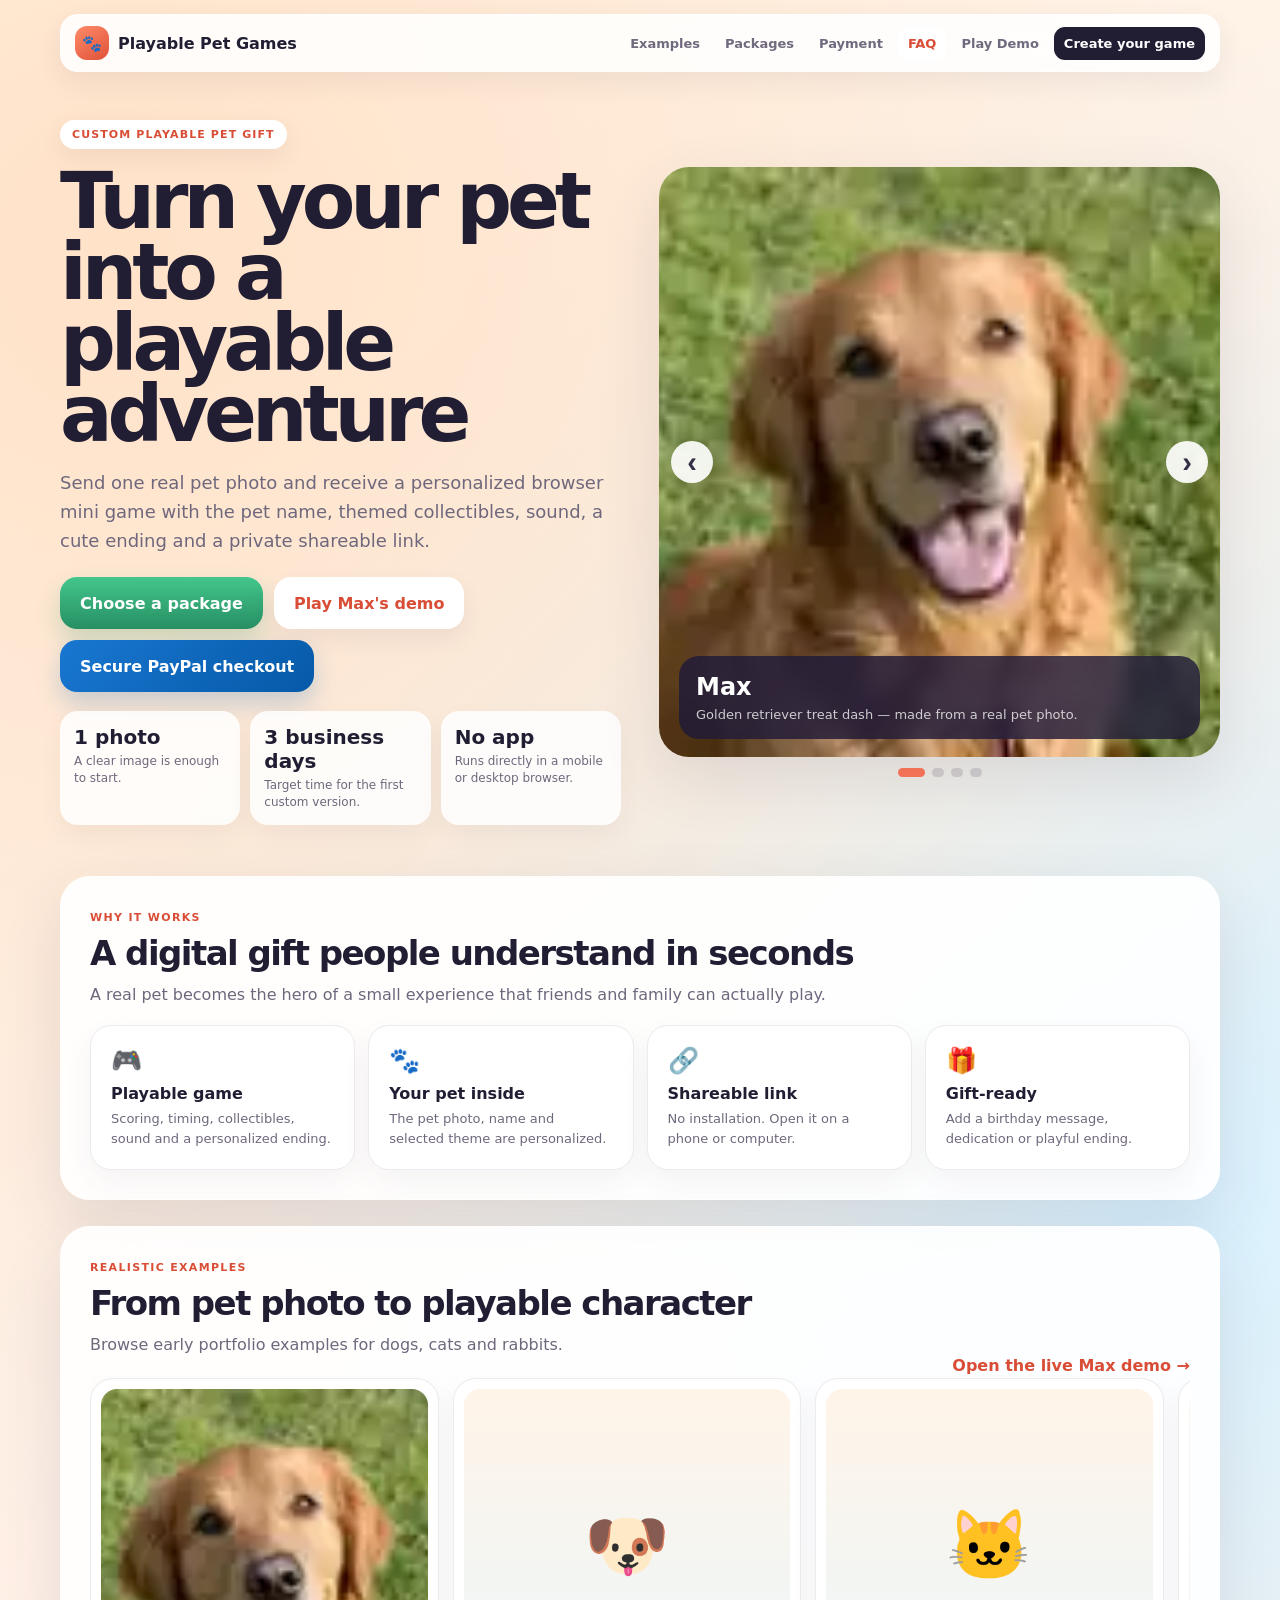
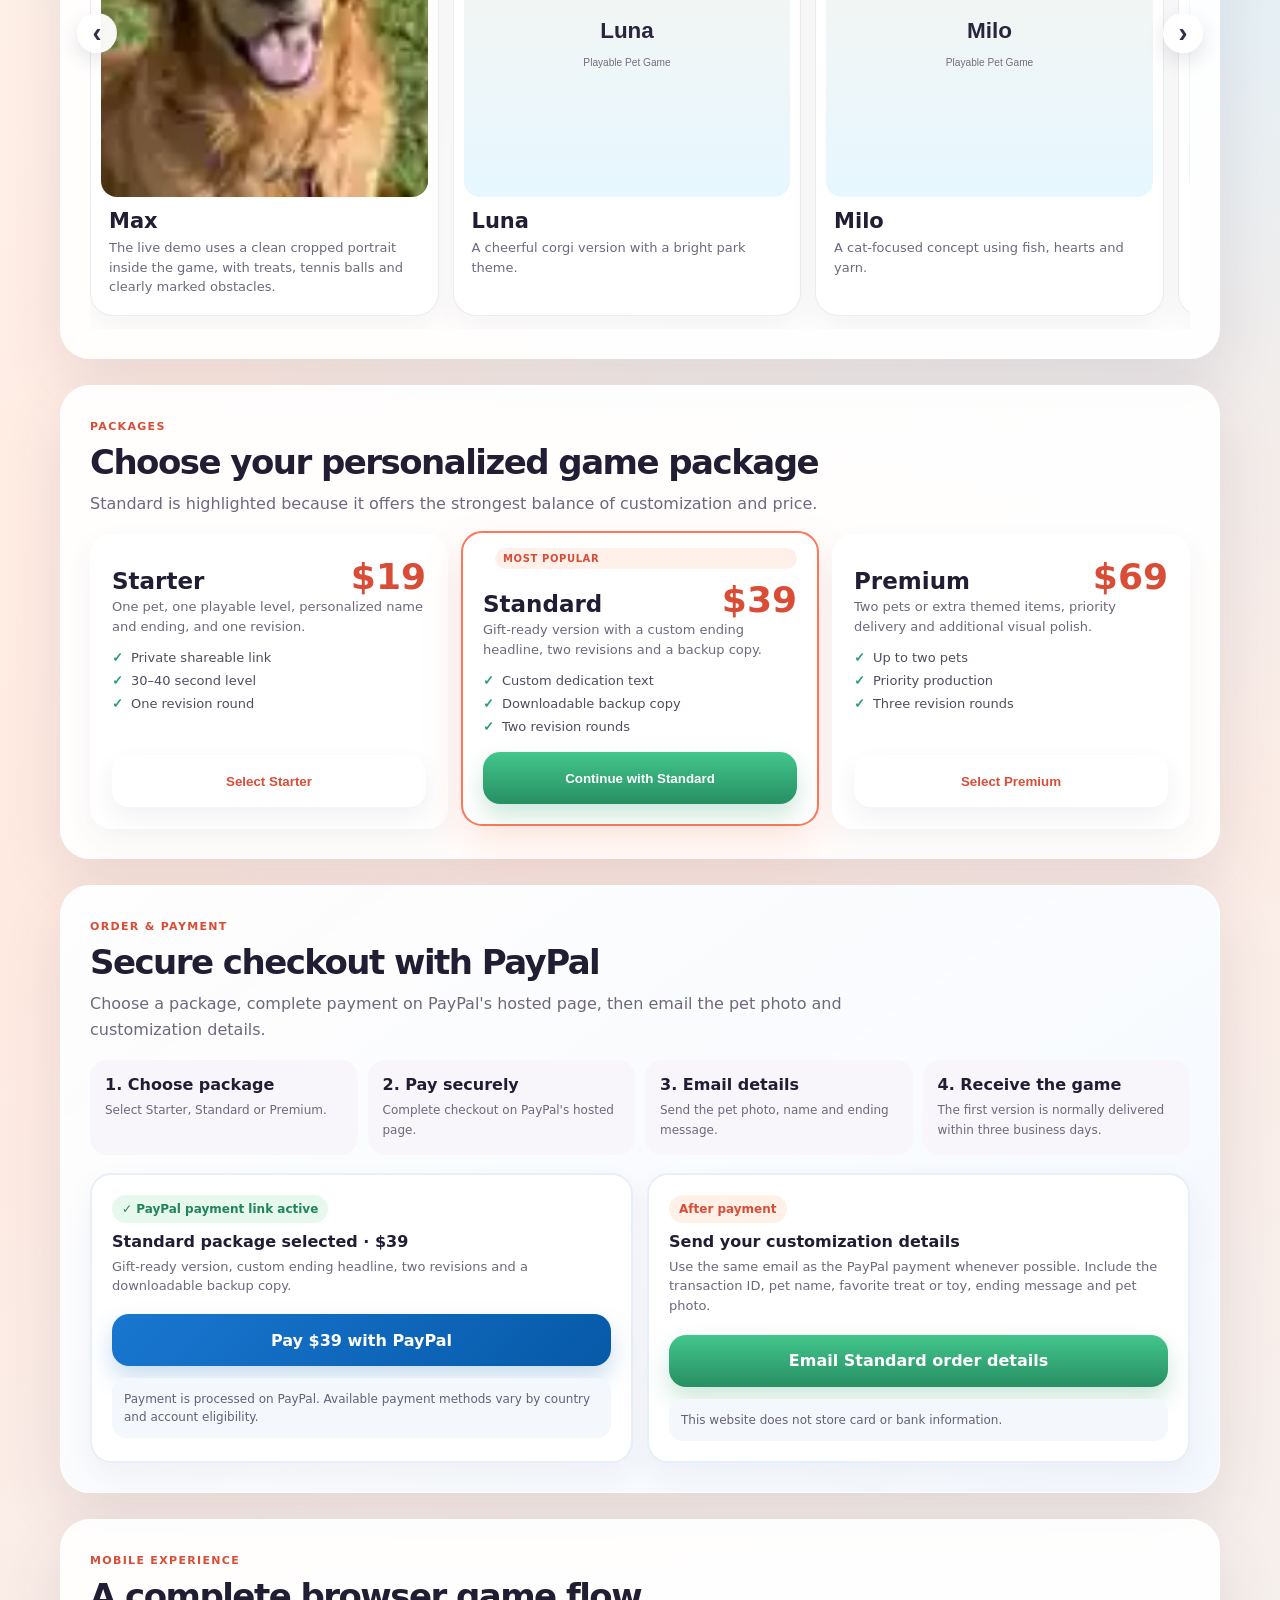
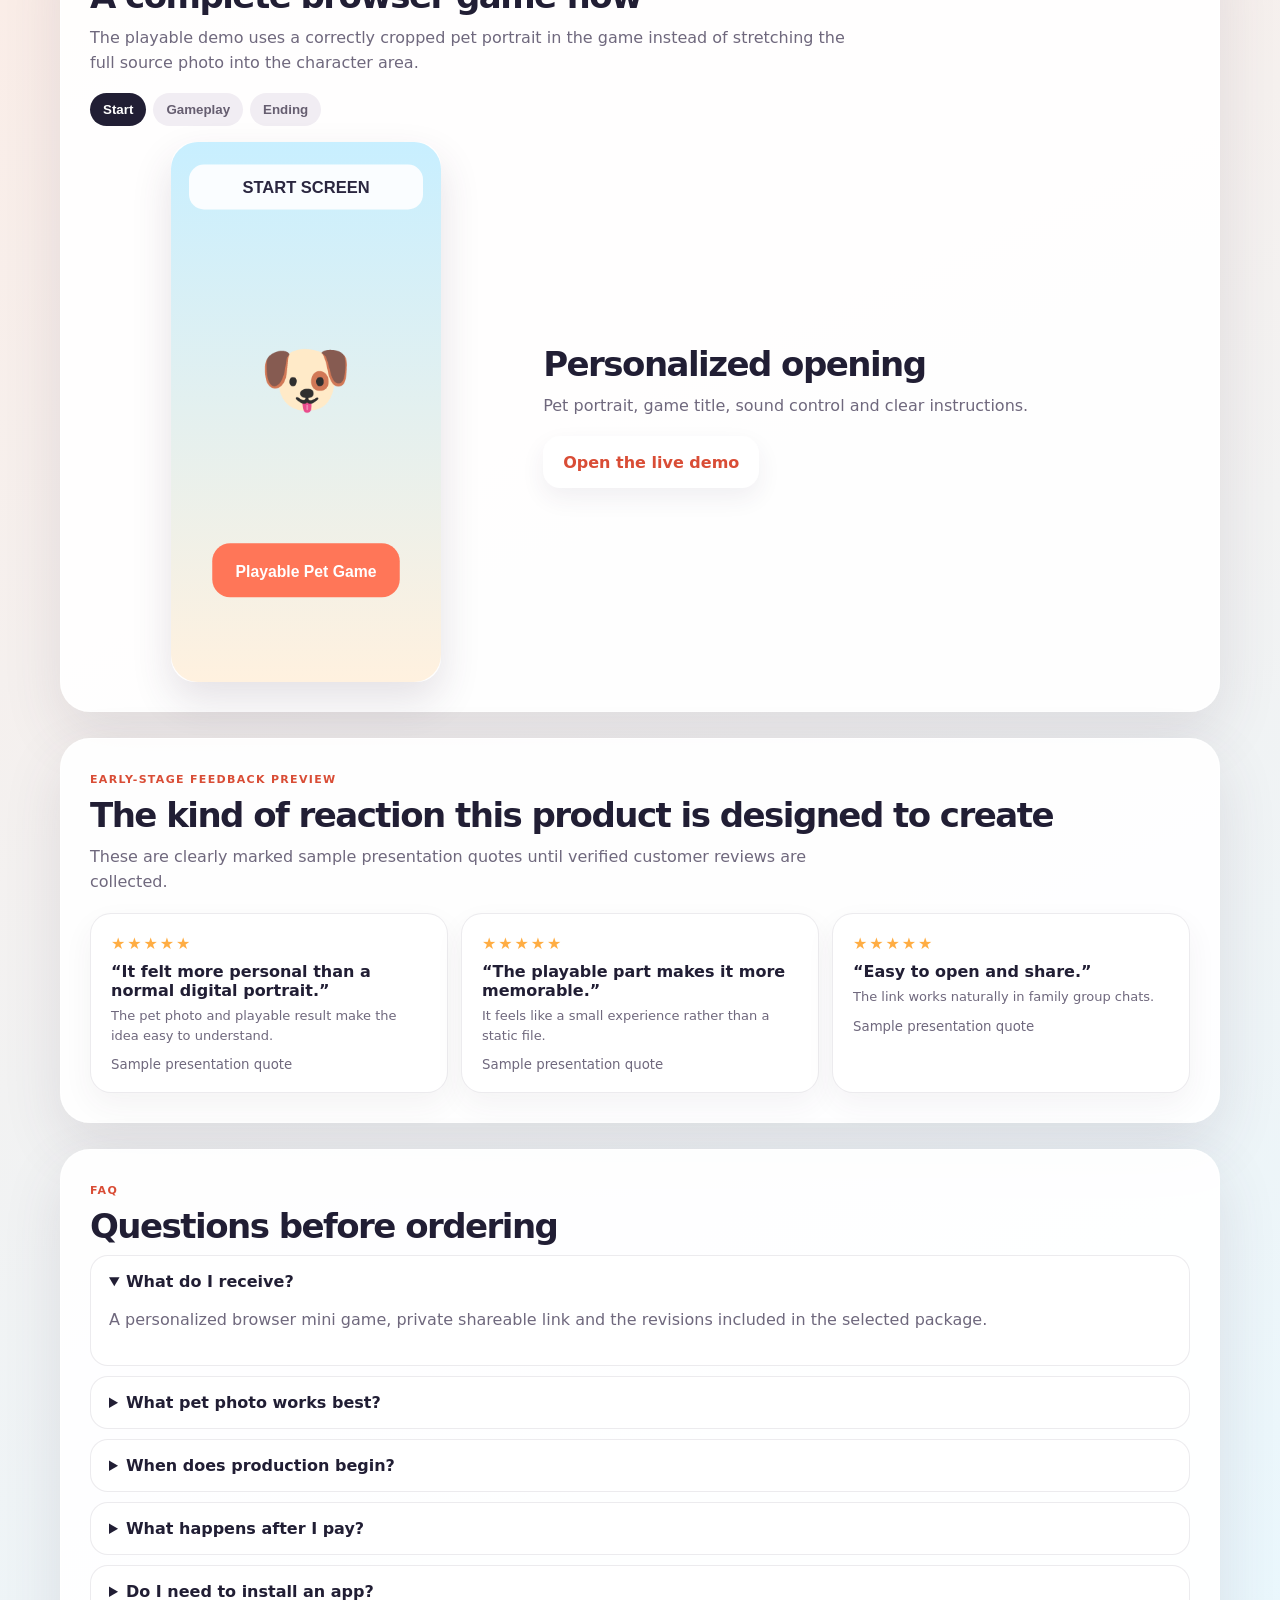
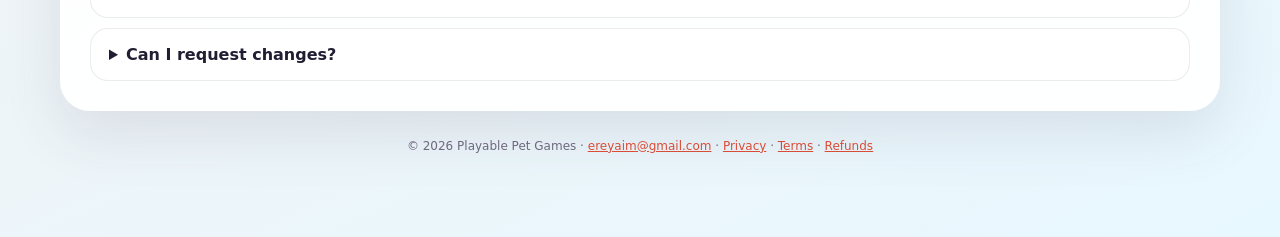
<file: index.html>
<!doctype html>
<html lang="en">
<head>
  <meta charset="utf-8">
  <meta name="viewport" content="width=device-width,initial-scale=1">
  <meta name="theme-color" content="#ff7658">
  <meta name="description" content="Turn a real pet photo into a personalized playable browser mini game.">
  <link rel="canonical" href="https://pet.gecao.site/">
  <title>Playable Pet Games | Personalized Browser Mini Games</title>
  <link rel="stylesheet" href="landing.css">
</head>
<body>
<div class="wrap" id="top">
  <nav aria-label="Primary navigation">
    <a class="brand" href="#top"><span class="paw">🐾</span>Playable Pet Games</a>
    <div class="navlinks">
      <a href="#examples">Examples</a>
      <a href="#packages">Packages</a>
      <a href="#payment">Payment</a>
      <a href="#faq">FAQ</a>
      <a href="demo.html">Play Demo</a>
      <a class="cta" href="#packages">Create your game</a>
    </div>
  </nav>

  <div class="hero">
    <div>
      <span class="tag">CUSTOM PLAYABLE PET GIFT</span>
      <h1>Turn your pet into a playable adventure</h1>
      <p class="lead">Send one real pet photo and receive a personalized browser mini game with the pet name, themed collectibles, sound, a cute ending and a private shareable link.</p>
      <div class="buttons">
        <a class="btn green" href="#packages">Choose a package</a>
        <a class="btn white" href="demo.html">Play Max's demo</a>
        <a class="btn paypal-live" href="#payment">Secure PayPal checkout</a>
      </div>
      <div class="facts">
        <div class="fact"><strong>1 photo</strong><span>A clear image is enough to start.</span></div>
        <div class="fact"><strong>3 business days</strong><span>Target time for the first custom version.</span></div>
        <div class="fact"><strong>No app</strong><span>Runs directly in a mobile or desktop browser.</span></div>
      </div>
    </div>

    <div>
      <div class="slider" id="slider">
        <div class="slide"><img src="" data-media="max" alt="Max custom pet game"><div class="caption"><b>Max</b><p>Golden retriever treat dash — made from a real pet photo.</p></div></div>
        <div class="slide"><img src="" data-media="luna" alt="Luna custom pet game"><div class="caption"><b>Luna</b><p>Corgi park adventure — made from a real pet photo.</p></div></div>
        <div class="slide"><img src="" data-media="milo" alt="Milo custom pet game"><div class="caption"><b>Milo</b><p>Cat collectible challenge — made from a real pet photo.</p></div></div>
        <div class="slide"><img src="" data-media="coco" alt="Coco custom pet game"><div class="caption"><b>Coco</b><p>Rabbit garden run — made from a real pet photo.</p></div></div>
        <button class="sliderArrow prev" type="button" aria-label="Previous example">‹</button>
        <button class="sliderArrow next" type="button" aria-label="Next example">›</button>
      </div>
      <div class="dots" id="dots"></div>
    </div>
  </div>

  <section class="reveal">
    <span class="kicker">WHY IT WORKS</span>
    <h2>A digital gift people understand in seconds</h2>
    <p class="sub">A real pet becomes the hero of a small experience that friends and family can actually play.</p>
    <div class="grid4">
      <div class="card"><i>🎮</i><b>Playable game</b><p>Scoring, timing, collectibles, sound and a personalized ending.</p></div>
      <div class="card"><i>🐾</i><b>Your pet inside</b><p>The pet photo, name and selected theme are personalized.</p></div>
      <div class="card"><i>🔗</i><b>Shareable link</b><p>No installation. Open it on a phone or computer.</p></div>
      <div class="card"><i>🎁</i><b>Gift-ready</b><p>Add a birthday message, dedication or playful ending.</p></div>
    </div>
  </section>

  <section id="examples" class="reveal">
    <div class="sectionHead">
      <div><span class="kicker">REALISTIC EXAMPLES</span><h2>From pet photo to playable character</h2><p class="sub">Browse early portfolio examples for dogs, cats and rabbits.</p></div>
      <a class="textLink" href="demo.html">Open the live Max demo →</a>
    </div>
    <div class="caseWrap">
      <button class="caseArrow casePrev" type="button" aria-label="Scroll examples left">‹</button>
      <div class="cases" id="caseTrack">
        <article class="case"><img src="" data-media="max" alt="Max example"><h3>Max</h3><p>The live demo uses a clean cropped portrait inside the game, with treats, tennis balls and clearly marked obstacles.</p></article>
        <article class="case"><img src="" data-media="luna" alt="Luna example"><h3>Luna</h3><p>A cheerful corgi version with a bright park theme.</p></article>
        <article class="case"><img src="" data-media="milo" alt="Milo example"><h3>Milo</h3><p>A cat-focused concept using fish, hearts and yarn.</p></article>
        <article class="case"><img src="" data-media="coco" alt="Coco example"><h3>Coco</h3><p>A rabbit garden concept with carrots and friendly danger cues.</p></article>
      </div>
      <button class="caseArrow caseNext" type="button" aria-label="Scroll examples right">›</button>
    </div>
  </section>

  <section id="packages" class="reveal">
    <span class="kicker">PACKAGES</span>
    <h2>Choose your personalized game package</h2>
    <p class="sub">Standard is highlighted because it offers the strongest balance of customization and price.</p>
    <div class="reviews pricing">
      <article class="card package-card" data-card="Starter">
        <div class="priceRow"><b>Starter</b><strong>$19</strong></div>
        <p>One pet, one playable level, personalized name and ending, and one revision.</p>
        <ul><li>Private shareable link</li><li>30–40 second level</li><li>One revision round</li></ul>
        <div class="buttons"><button class="btn white package" data-package="Starter" type="button">Select Starter</button></div>
      </article>
      <article class="card package-card selected" data-card="Standard">
        <span class="popular">MOST POPULAR</span>
        <div class="priceRow"><b>Standard</b><strong>$39</strong></div>
        <p>Gift-ready version with a custom ending headline, two revisions and a backup copy.</p>
        <ul><li>Custom dedication text</li><li>Downloadable backup copy</li><li>Two revision rounds</li></ul>
        <div class="buttons"><button class="btn green package" data-package="Standard" type="button">Select Standard</button></div>
      </article>
      <article class="card package-card" data-card="Premium">
        <div class="priceRow"><b>Premium</b><strong>$69</strong></div>
        <p>Two pets or extra themed items, priority delivery and additional visual polish.</p>
        <ul><li>Up to two pets</li><li>Priority production</li><li>Three revision rounds</li></ul>
        <div class="buttons"><button class="btn white package" data-package="Premium" type="button">Select Premium</button></div>
      </article>
    </div>
  </section>

  <section id="payment" class="reveal checkoutSection">
    <span class="kicker">ORDER & PAYMENT</span>
    <h2>Secure checkout with PayPal</h2>
    <p class="sub">Choose a package, complete payment on PayPal's hosted page, then email the pet photo and customization details.</p>
    <div class="order-steps">
      <div class="order-step"><strong>1. Choose package</strong><span>Select Starter, Standard or Premium.</span></div>
      <div class="order-step"><strong>2. Pay securely</strong><span>Complete checkout on PayPal's hosted page.</span></div>
      <div class="order-step"><strong>3. Email details</strong><span>Send the pet photo, name and ending message.</span></div>
      <div class="order-step"><strong>4. Receive the game</strong><span>The first version is normally delivered within three business days.</span></div>
    </div>
    <div class="pay">
      <div class="card checkoutCard">
        <span class="invoice-active">✓ PayPal payment link active</span>
        <b id="selectedPackage">Standard package selected · $39</b>
        <p id="selectedDescription">Gift-ready version, custom ending headline, two revisions and a downloadable backup copy.</p>
        <a id="checkoutButton" class="btn paypal-live checkout-button" href="https://www.paypal.com/ncp/payment/N6Q9FTU5CBJDL" target="_blank" rel="noopener noreferrer">Pay $39 with PayPal</a>
        <div class="invoice-note">Payment is processed on PayPal. Available payment methods vary by country and account eligibility.</div>
      </div>
      <div class="card checkoutCard">
        <span class="invoice-active secondaryStatus">After payment</span>
        <b>Send your customization details</b>
        <p>Use the same email as the PayPal payment whenever possible. Include the transaction ID, pet name, favorite treat or toy, ending message and pet photo.</p>
        <a id="email" class="btn green" href="mailto:ereyaim@gmail.com">Email Standard order details</a>
        <div class="invoice-note">This website does not store card or bank information.</div>
      </div>
    </div>
  </section>

  <section class="reveal">
    <span class="kicker">MOBILE EXPERIENCE</span>
    <h2>A complete browser game flow</h2>
    <p class="sub">The playable demo uses a correctly cropped pet portrait in the game instead of stretching the full source photo into the character area.</p>
    <div class="tabs"><button class="tab active" data-i="start" type="button">Start</button><button class="tab" data-i="game" type="button">Gameplay</button><button class="tab" data-i="result" type="button">Ending</button></div>
    <div class="screen"><img id="screenImg" src="" data-media="start" alt="Start screen"><div><h2 id="screenTitle">Personalized opening</h2><p id="screenText" class="sub">Pet portrait, game title, sound control and clear instructions.</p><a class="btn white" href="demo.html">Open the live demo</a></div></div>
  </section>

  <section id="reviews" class="reveal">
    <span class="kicker">EARLY-STAGE FEEDBACK PREVIEW</span>
    <h2>The kind of reaction this product is designed to create</h2>
    <p class="sub">These are clearly marked sample presentation quotes until verified customer reviews are collected.</p>
    <div class="reviews">
      <div class="card review"><div class="stars">★★★★★</div><b>“It felt more personal than a normal digital portrait.”</b><p>The pet photo and playable result make the idea easy to understand.</p><small>Sample presentation quote</small></div>
      <div class="card review"><div class="stars">★★★★★</div><b>“The playable part makes it more memorable.”</b><p>It feels like a small experience rather than a static file.</p><small>Sample presentation quote</small></div>
      <div class="card review"><div class="stars">★★★★★</div><b>“Easy to open and share.”</b><p>The link works naturally in family group chats.</p><small>Sample presentation quote</small></div>
    </div>
  </section>

  <section id="faq" class="reveal">
    <span class="kicker">FAQ</span>
    <h2>Questions before ordering</h2>
    <div class="faq">
      <details open><summary>What do I receive?</summary><p>A personalized browser mini game, private shareable link and the revisions included in the selected package.</p></details>
      <details><summary>What pet photo works best?</summary><p>A clear front-facing or slightly angled photo with good lighting. Avoid heavy filters and photos where the pet is very small.</p></details>
      <details><summary>When does production begin?</summary><p>Production begins after payment is confirmed and all required pet photos and customization details are received.</p></details>
      <details><summary>What happens after I pay?</summary><p>Email the pet photo and customization details to <a href="mailto:ereyaim@gmail.com">ereyaim@gmail.com</a>. Include the PayPal transaction ID so the order can be matched quickly.</p></details>
      <details><summary>Do I need to install an app?</summary><p>No. The game opens directly in a modern phone or desktop browser.</p></details>
      <details><summary>Can I request changes?</summary><p>Yes. Revision rounds depend on the selected package and cover the agreed visual and text details.</p></details>
    </div>
  </section>

  <footer>© <span id="year"></span> Playable Pet Games · <a href="mailto:ereyaim@gmail.com">ereyaim@gmail.com</a> · <a href="privacy.html">Privacy</a> · <a href="terms.html">Terms</a> · <a href="refund.html">Refunds</a></footer>
</div>
<script src="media-cases.js"></script>
<script src="media-screens.js"></script>
<script src="landing.js"></script>
</body>
</html>
</file>
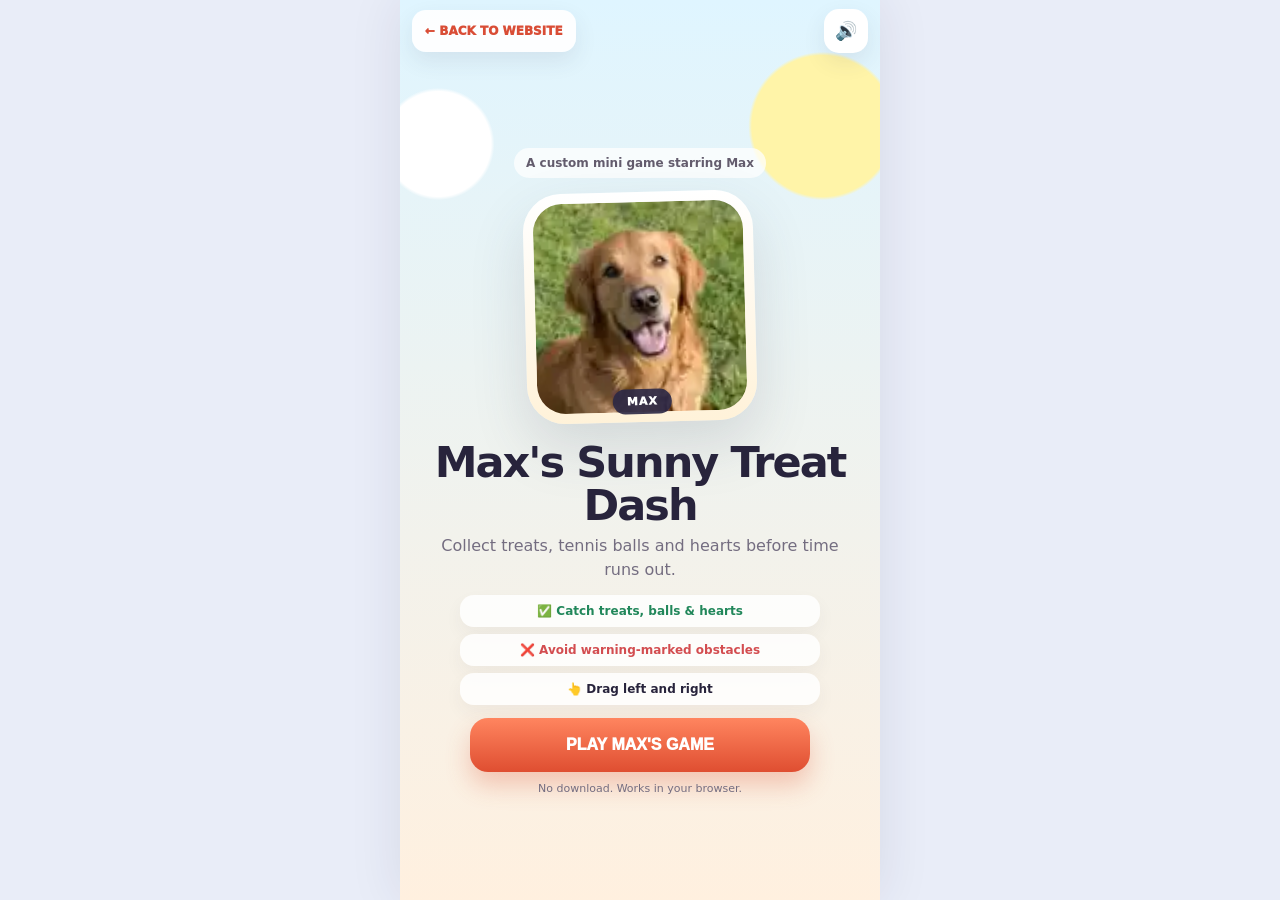
<file: demo.html>
<!DOCTYPE html>
<html lang="en">
<head>
<meta charset="utf-8"/>
<meta content="width=device-width,initial-scale=1,maximum-scale=1,user-scalable=no,viewport-fit=cover" name="viewport"/>
<meta content="#ff7658" name="theme-color"/>
<meta content="Play Max's personalized browser pet mini game." name="description"/>
<link href="https://pet.gecao.site/demo.html" rel="canonical"/>
<title>Max's Sunny Treat Dash | Playable Pet Games</title>
<link href="demo.css" rel="stylesheet"/>
</head>
<body>
<main id="app">
<section class="screen show" id="start">
<div class="topbar"><a class="back" href="./">← BACK TO WEBSITE</a><button aria-label="Toggle sound" class="sound" id="startSound">🔊</button></div>
<div class="note">A custom mini game starring <strong>Max</strong></div>
<div class="portraitWrap"><img alt="Max the golden retriever" class="portrait" data-avatar="1" src=""/><span class="nameTag">MAX</span></div>
<h1>Max's Sunny Treat Dash</h1><p>Collect treats, tennis balls and hearts before time runs out.</p>
<div class="guide"><span class="chip good">✅ Catch treats, balls &amp; hearts</span><span class="chip bad">❌ Avoid warning-marked obstacles</span><span class="chip">👆 Drag left and right</span></div>
<button class="play" id="play">PLAY MAX'S GAME</button><p class="micro">No download. Works in your browser.</p>
</section>
<section class="screen" id="game">
<canvas aria-label="Max's Sunny Treat Dash game" id="canvas"></canvas>
<div id="hud"><div><span class="ico">🏆</span><small>SCORE</small><strong id="score">0</strong></div><div><span class="ico">⏱️</span><small>TIME</small><strong id="time">35</strong></div><div><span class="ico">❤️</span><small>LIVES</small><strong id="lives">3</strong></div></div>
<div id="goal"><div class="goalTop"><span>GOLDEN BONE GOAL</span><strong><span id="gold">0</span>/3</strong></div><div class="track"><div class="fill" id="goalFill"></div></div></div>
<button aria-label="Toggle sound" class="sound" id="gameSound">🔊</button><button id="exitGame" type="button">← EXIT</button>
<div class="quickGuide" id="quickGuide"><span class="good">✅ Catch treats &amp; toys</span><span class="bad">❌ Avoid marked obstacles</span><span class="swipe">👆 Swipe left &amp; right</span></div><div class="combo" id="combo">TAIL-WAG COMBO ×2</div>
</section>
<section class="screen" id="result"><div class="topbar"><a class="back" href="./">← BACK TO WEBSITE</a><span></span></div><div class="confetti" id="confetti"></div><div class="resultCard"><img alt="Max the golden retriever" class="resultPortrait" data-avatar="1" src=""/><div class="badge">TREAT HUNTER</div><div class="eyebrow">MAX'S ADVENTURE COMPLETE</div><h2>Max collected <span id="final">0</span> points!</h2><p>Max says: best walk ever. You're officially his favorite human.</p><div class="stats"><div><small>FINAL SCORE</small><strong id="finalStat">0</strong></div><div><small>BEST SCORE</small><strong id="best">0</strong></div></div><button class="play" id="again">PLAY AGAIN</button><button class="secondary" id="share">SHARE MAX'S GAME</button><a class="order" href="./#packages">MAKE YOUR PET GAME</a></div></section>
</main>
<script src="max-avatar.js"></script><script defer src="demo.js"></script>
</body></html>
</file>
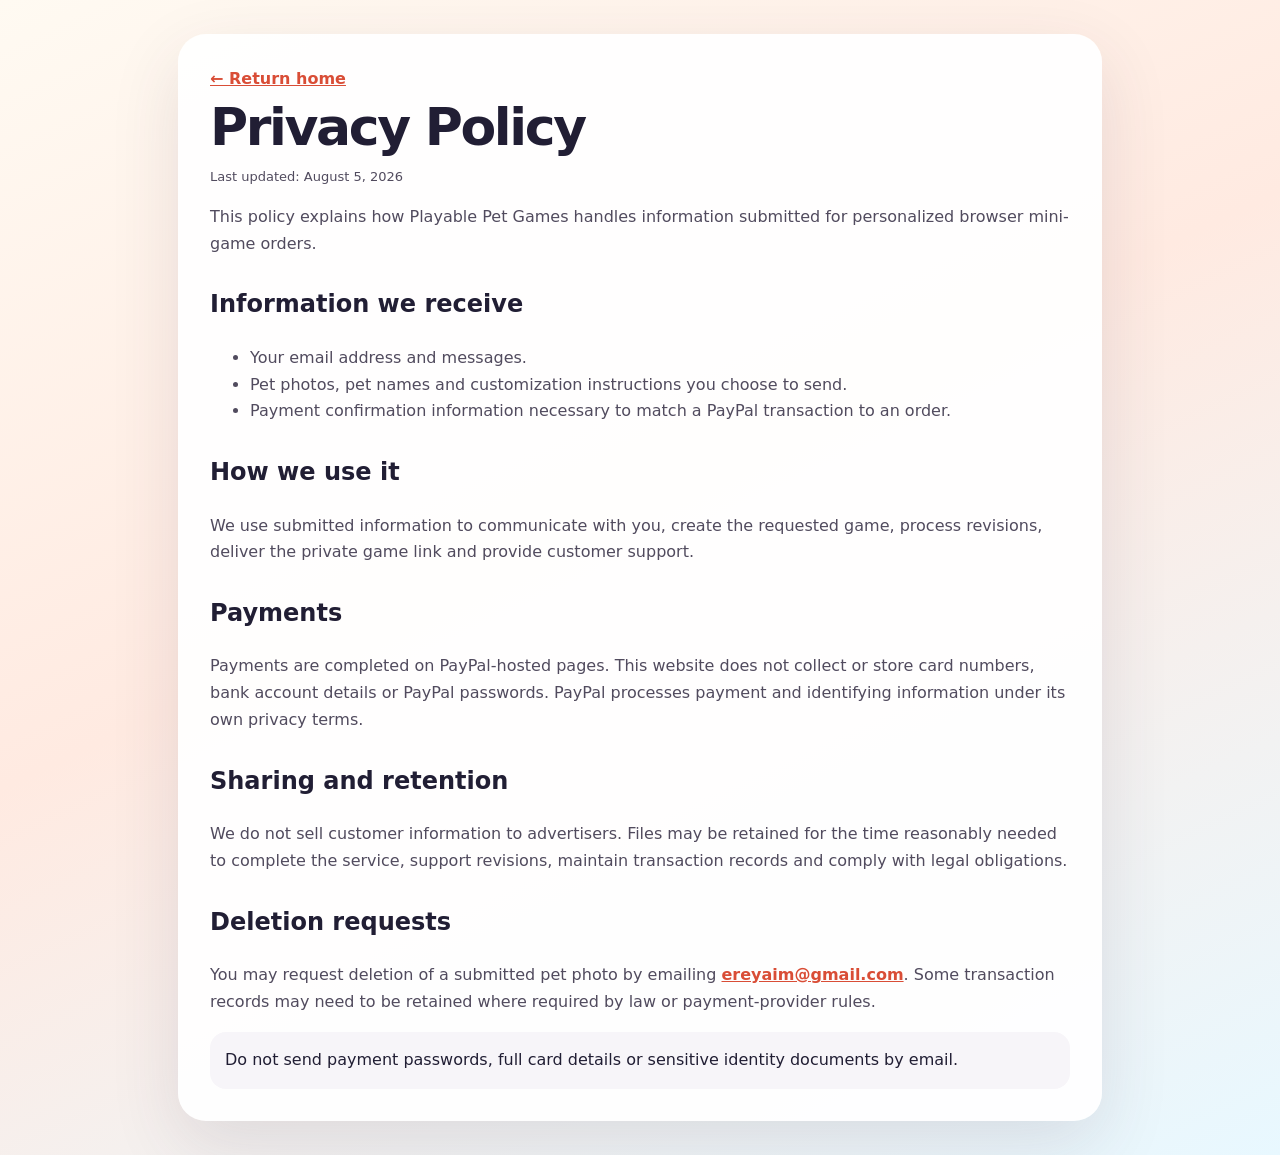
<file: privacy.html>
<!doctype html><html lang="en"><head><meta charset="utf-8"><meta name="viewport" content="width=device-width,initial-scale=1"><title>Privacy Policy | Playable Pet Games</title><style>body{margin:0;font-family:Inter,system-ui,-apple-system,"Segoe UI",sans-serif;color:#211e34;background:linear-gradient(155deg,#fffaf2,#ffeae1 45%,#e8f8ff);line-height:1.68}.shell{width:min(860px,calc(100% - 28px));margin:34px auto;padding:32px;border-radius:28px;background:#fffffff2;box-shadow:0 24px 70px #42304b1f}.back,a{color:#d94d36;font-weight:800}h1{font-size:clamp(34px,6vw,52px);line-height:1;letter-spacing:-.045em;margin:8px 0}.updated{color:#6f687d;font-size:13px}h2{margin-top:27px}.shell p,.shell li{color:#514b5e}.notice{padding:15px;border-radius:16px;background:#f7f5f9}@media(max-width:620px){.shell{padding:23px 17px;margin:12px auto}}</style></head><body><main class="shell"><a class="back" href="./">← Return home</a><h1>Privacy Policy</h1><p class="updated">Last updated: August 5, 2026</p><p>This policy explains how Playable Pet Games handles information submitted for personalized browser mini-game orders.</p><h2>Information we receive</h2><ul><li>Your email address and messages.</li><li>Pet photos, pet names and customization instructions you choose to send.</li><li>Payment confirmation information necessary to match a PayPal transaction to an order.</li></ul><h2>How we use it</h2><p>We use submitted information to communicate with you, create the requested game, process revisions, deliver the private game link and provide customer support.</p><h2>Payments</h2><p>Payments are completed on PayPal-hosted pages. This website does not collect or store card numbers, bank account details or PayPal passwords. PayPal processes payment and identifying information under its own privacy terms.</p><h2>Sharing and retention</h2><p>We do not sell customer information to advertisers. Files may be retained for the time reasonably needed to complete the service, support revisions, maintain transaction records and comply with legal obligations.</p><h2>Deletion requests</h2><p>You may request deletion of a submitted pet photo by emailing <a href="mailto:ereyaim@gmail.com">ereyaim@gmail.com</a>. Some transaction records may need to be retained where required by law or payment-provider rules.</p><div class="notice">Do not send payment passwords, full card details or sensitive identity documents by email.</div></main></body></html>
</file>
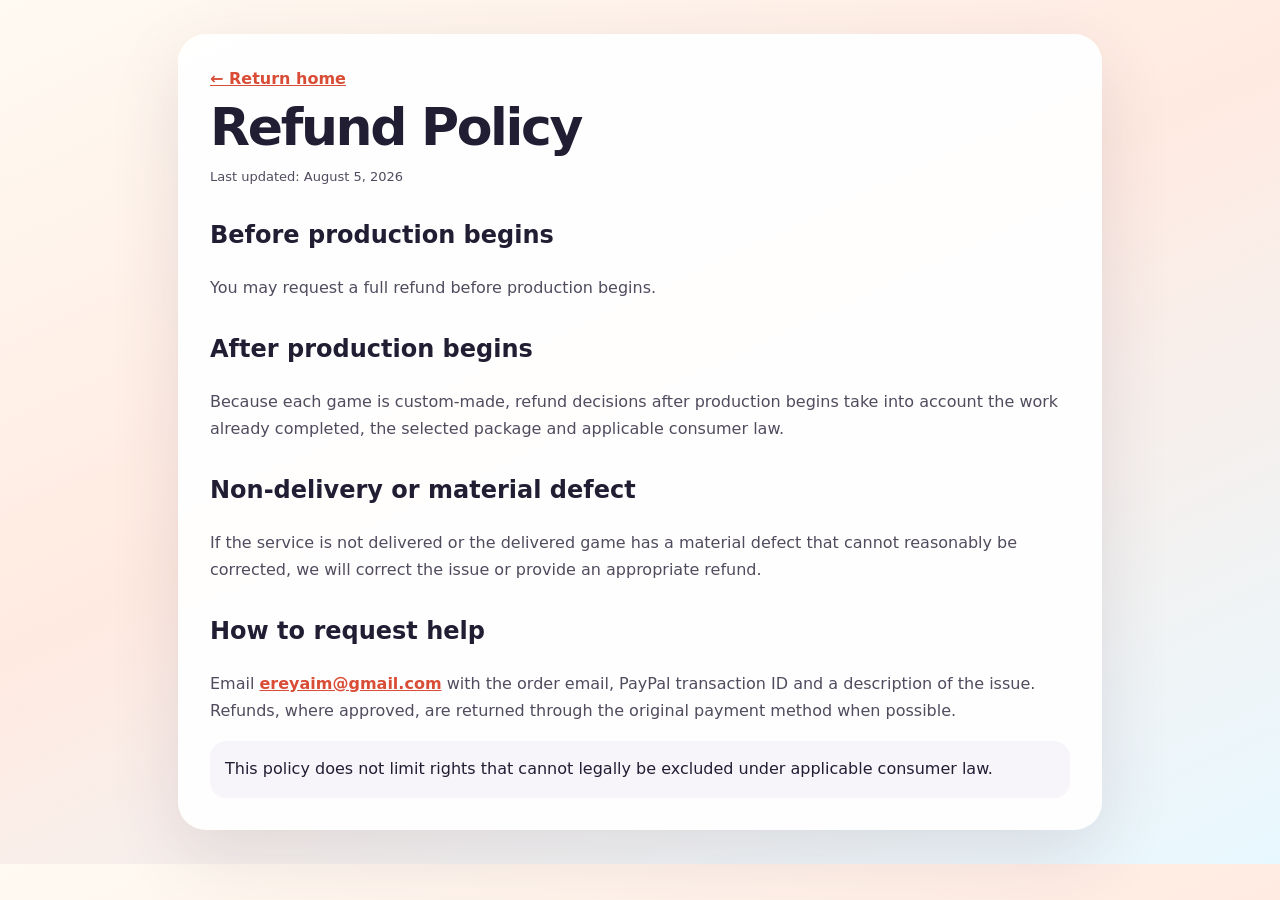
<file: refund.html>
<!doctype html><html lang="en"><head><meta charset="utf-8"><meta name="viewport" content="width=device-width,initial-scale=1"><title>Refund Policy | Playable Pet Games</title><style>body{margin:0;font-family:Inter,system-ui,-apple-system,"Segoe UI",sans-serif;color:#211e34;background:linear-gradient(155deg,#fffaf2,#ffeae1 45%,#e8f8ff);line-height:1.68}.shell{width:min(860px,calc(100% - 28px));margin:34px auto;padding:32px;border-radius:28px;background:#fffffff2;box-shadow:0 24px 70px #42304b1f}.back,a{color:#d94d36;font-weight:800}h1{font-size:clamp(34px,6vw,52px);line-height:1;letter-spacing:-.045em;margin:8px 0}.updated{color:#6f687d;font-size:13px}h2{margin-top:27px}.shell p{color:#514b5e}.notice{padding:15px;border-radius:16px;background:#f7f5f9}@media(max-width:620px){.shell{padding:23px 17px;margin:12px auto}}</style></head><body><main class="shell"><a class="back" href="./">← Return home</a><h1>Refund Policy</h1><p class="updated">Last updated: August 5, 2026</p><h2>Before production begins</h2><p>You may request a full refund before production begins.</p><h2>After production begins</h2><p>Because each game is custom-made, refund decisions after production begins take into account the work already completed, the selected package and applicable consumer law.</p><h2>Non-delivery or material defect</h2><p>If the service is not delivered or the delivered game has a material defect that cannot reasonably be corrected, we will correct the issue or provide an appropriate refund.</p><h2>How to request help</h2><p>Email <a href="mailto:ereyaim@gmail.com">ereyaim@gmail.com</a> with the order email, PayPal transaction ID and a description of the issue. Refunds, where approved, are returned through the original payment method when possible.</p><div class="notice">This policy does not limit rights that cannot legally be excluded under applicable consumer law.</div></main></body></html>
</file>
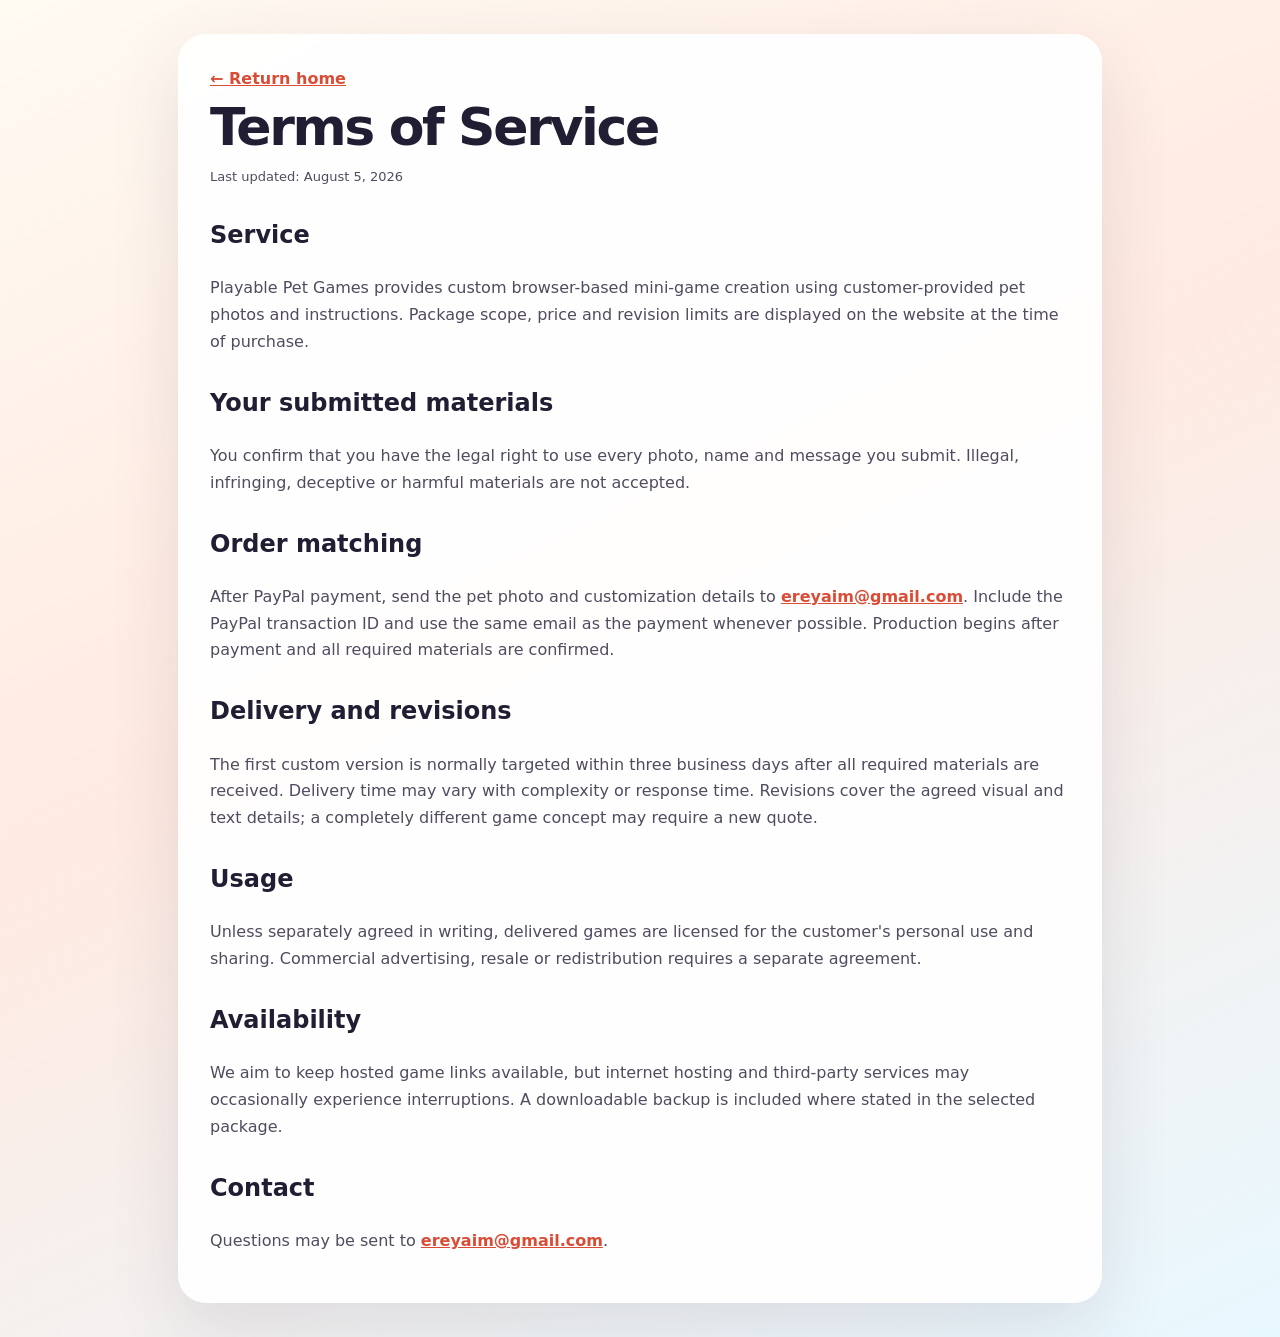
<file: terms.html>
<!doctype html><html lang="en"><head><meta charset="utf-8"><meta name="viewport" content="width=device-width,initial-scale=1"><title>Terms of Service | Playable Pet Games</title><style>body{margin:0;font-family:Inter,system-ui,-apple-system,"Segoe UI",sans-serif;color:#211e34;background:linear-gradient(155deg,#fffaf2,#ffeae1 45%,#e8f8ff);line-height:1.68}.shell{width:min(860px,calc(100% - 28px));margin:34px auto;padding:32px;border-radius:28px;background:#fffffff2;box-shadow:0 24px 70px #42304b1f}.back,a{color:#d94d36;font-weight:800}h1{font-size:clamp(34px,6vw,52px);line-height:1;letter-spacing:-.045em;margin:8px 0}.updated{color:#6f687d;font-size:13px}h2{margin-top:27px}.shell p{color:#514b5e}@media(max-width:620px){.shell{padding:23px 17px;margin:12px auto}}</style></head><body><main class="shell"><a class="back" href="./">← Return home</a><h1>Terms of Service</h1><p class="updated">Last updated: August 5, 2026</p><h2>Service</h2><p>Playable Pet Games provides custom browser-based mini-game creation using customer-provided pet photos and instructions. Package scope, price and revision limits are displayed on the website at the time of purchase.</p><h2>Your submitted materials</h2><p>You confirm that you have the legal right to use every photo, name and message you submit. Illegal, infringing, deceptive or harmful materials are not accepted.</p><h2>Order matching</h2><p>After PayPal payment, send the pet photo and customization details to <a href="mailto:ereyaim@gmail.com">ereyaim@gmail.com</a>. Include the PayPal transaction ID and use the same email as the payment whenever possible. Production begins after payment and all required materials are confirmed.</p><h2>Delivery and revisions</h2><p>The first custom version is normally targeted within three business days after all required materials are received. Delivery time may vary with complexity or response time. Revisions cover the agreed visual and text details; a completely different game concept may require a new quote.</p><h2>Usage</h2><p>Unless separately agreed in writing, delivered games are licensed for the customer's personal use and sharing. Commercial advertising, resale or redistribution requires a separate agreement.</p><h2>Availability</h2><p>We aim to keep hosted game links available, but internet hosting and third-party services may occasionally experience interruptions. A downloadable backup is included where stated in the selected package.</p><h2>Contact</h2><p>Questions may be sent to <a href="mailto:ereyaim@gmail.com">ereyaim@gmail.com</a>.</p></main></body></html>
</file>
<file: landing.css>
:root{--ink:#211e34;--muted:#6f687d;--primary:#ff7658;--dark:#d94d36;--green:#289f6b;--blue:#1474d4;--card:#fff;--line:rgba(49,40,67,.09);--shadow:0 22px 60px #4e38551f}*{box-sizing:border-box}html{scroll-behavior:smooth;scroll-padding-top:88px}body{margin:0;font-family:Inter,system-ui,-apple-system,"Segoe UI",sans-serif;color:var(--ink);background:radial-gradient(circle at 10% 5%,#ffe2c8,transparent 28%),radial-gradient(circle at 90% 24%,#d8f2ff,transparent 30%),linear-gradient(155deg,#fffaf2,#ffeae1 45%,#e8f8ff);overflow-x:hidden}a{color:inherit}.wrap{width:min(1160px,calc(100% - 24px));margin:auto;padding:14px 0 56px}nav{position:sticky;top:8px;z-index:20;display:flex;justify-content:space-between;align-items:center;padding:11px 14px;border-radius:18px;background:#ffffffdf;backdrop-filter:blur(14px);box-shadow:0 10px 28px #30274412;border:1px solid #ffffffc7}.brand{display:flex;gap:9px;align-items:center;font-weight:900;text-decoration:none}.paw{display:grid;place-items:center;width:34px;height:34px;border-radius:12px;background:linear-gradient(145deg,#ff8b69,#df5138);color:white;animation:float 3.6s ease-in-out infinite}@keyframes float{50%{transform:translateY(-3px) rotate(-4deg)}}.navlinks{display:flex;gap:5px;align-items:center}.navlinks a{padding:9px 10px;border-radius:11px;text-decoration:none;font-size:13px;font-weight:800;color:#71697d}.navlinks a:hover,.navlinks a.active{background:#fff;color:var(--dark)}.navlinks .cta{background:var(--ink);color:white}.hero{display:grid;grid-template-columns:1fr 1fr;gap:38px;align-items:center;min-height:680px;padding:48px 0 25px}.tag{display:inline-flex;padding:8px 12px;border-radius:99px;background:white;color:var(--dark);font-size:11px;font-weight:900;letter-spacing:.1em;box-shadow:0 8px 22px #6a494416}h1{font-size:clamp(45px,6.6vw,78px);line-height:.91;letter-spacing:-.065em;margin:17px 0}.lead{font-size:18px;line-height:1.62;color:var(--muted)}.buttons{display:flex;gap:11px;flex-wrap:wrap;margin-top:22px}.btn{display:inline-flex;align-items:center;justify-content:center;min-height:52px;padding:0 20px;border-radius:17px;text-decoration:none;font-weight:900;border:0;cursor:pointer;transition:.2s}.btn:hover{transform:translateY(-3px)}.green{background:linear-gradient(#43c68c,#278f63);color:white;box-shadow:0 12px 25px #2998663c}.white{background:white;color:var(--dark);box-shadow:0 10px 24px #3a315012}.paypal-live{background:linear-gradient(135deg,#1977d1,#0659a7);color:#fff;box-shadow:0 12px 25px #0b65ba38}.facts{display:grid;grid-template-columns:repeat(3,1fr);gap:10px;margin-top:19px}.fact{padding:14px;border-radius:18px;background:#ffffffdb;box-shadow:0 10px 25px #49364e0e}.fact strong{display:block;font-size:20px}.fact span{display:block;margin-top:4px;color:var(--muted);font-size:12px;line-height:1.4}.slider{position:relative;min-height:590px;border-radius:30px;overflow:hidden;background:#fff;box-shadow:var(--shadow)}.slide{position:absolute;inset:0;opacity:0;transform:scale(1.02);transition:opacity .65s,transform .8s}.slide.active{opacity:1;transform:scale(1)}.slide img{width:100%;height:100%;object-fit:cover}.caption{position:absolute;left:20px;right:20px;bottom:18px;padding:17px;border-radius:20px;background:#1e1939cc;color:#fff;backdrop-filter:blur(8px)}.caption b{font-size:24px}.caption p{margin:6px 0 0;color:#ffffffc2;font-size:13px}.sliderArrow{position:absolute;z-index:4;top:50%;transform:translateY(-50%);width:42px;height:42px;border:0;border-radius:50%;background:#ffffffe8;color:#342e47;font-size:29px;font-weight:900;box-shadow:0 8px 22px #332a461f;cursor:pointer}.sliderArrow.prev{left:12px}.sliderArrow.next{right:12px}.dots{display:flex;gap:7px;justify-content:center;margin-top:11px}.dot{width:9px;height:9px;border:0;border-radius:99px;background:#5d526633;cursor:pointer}.dot.active{width:27px;background:var(--primary)}section{margin-top:26px;padding:29px;border-radius:30px;background:#ffffffea;box-shadow:var(--shadow);border:1px solid #ffffffd1}.kicker{color:var(--dark);font-size:11px;font-weight:900;letter-spacing:.12em}h2{font-size:34px;letter-spacing:-.045em;margin:8px 0 9px}.sub{color:var(--muted);line-height:1.58;margin:0 0 18px;max-width:780px}.sectionHead{display:flex;justify-content:space-between;align-items:end;gap:18px;flex-wrap:wrap}.textLink{color:var(--dark);font-weight:900;text-decoration:none}.grid4{display:grid;grid-template-columns:repeat(4,1fr);gap:13px}.card{padding:20px;border-radius:21px;background:white;border:1px solid var(--line);box-shadow:0 12px 30px #4f38500e;transition:.23s}.card:hover{transform:translateY(-5px)}.card i{font-style:normal;font-size:25px}.card b{display:block;margin:9px 0 6px}.card p{margin:0;color:var(--muted);font-size:13px;line-height:1.52}.caseWrap{position:relative}.cases{display:flex;gap:14px;overflow:auto;scroll-snap-type:x mandatory;padding:3px 2px 13px;scrollbar-width:thin}.case{flex:0 0 31.8%;min-width:280px;scroll-snap-align:start;padding:10px;border-radius:23px;background:white;border:1px solid var(--line);box-shadow:0 12px 30px #4f38500e}.case img{width:100%;aspect-ratio:4/5;object-fit:cover;border-radius:16px;display:block}.case h3{font-size:21px;margin:12px 8px 5px}.case p{margin:0 8px 8px;color:var(--muted);font-size:13px;line-height:1.5}.caseArrow{position:absolute;z-index:4;top:43%;width:40px;height:40px;border:0;border-radius:50%;background:#fffffff0;color:#342e47;font-size:27px;font-weight:900;box-shadow:0 8px 20px #332a461f;cursor:pointer}.casePrev{left:-13px}.caseNext{right:-13px}.reviews{display:grid;grid-template-columns:repeat(3,1fr);gap:13px}.pricing{align-items:stretch}.package-card{position:relative;display:flex;flex-direction:column;border:2px solid transparent}.package-card.selected{border-color:#ff7658;box-shadow:0 18px 42px #ff76582b;transform:translateY(-3px)}.popular{position:absolute;right:15px;top:14px;padding:5px 8px;border-radius:99px;background:#fff0e9;color:#d94d36;font-size:10px;font-weight:900;letter-spacing:.06em}.priceRow{display:flex;justify-content:space-between;align-items:baseline;gap:12px}.priceRow b{font-size:23px;margin:0}.priceRow strong{font-size:36px;color:var(--dark)}.package-card ul{list-style:none;margin:14px 0 18px;padding:0;display:grid;gap:8px}.package-card li{display:flex;gap:8px;color:#524b5f;font-size:13px}.package-card li:before{content:'✓';color:var(--green);font-weight:950}.package-card .buttons{margin-top:auto}.package-card .btn{width:100%}.checkoutSection{background:linear-gradient(145deg,#fffffff3,#f3f9fff0)}.order-steps{display:grid;grid-template-columns:repeat(4,1fr);gap:10px;margin:18px 0}.order-step{padding:15px;border-radius:17px;background:#f8f6fa}.order-step strong{display:block;margin-bottom:5px}.order-step span{color:var(--muted);font-size:12px;line-height:1.45}.pay{display:grid;grid-template-columns:1fr 1fr;gap:14px}.pay .card{display:flex;flex-direction:column;min-height:290px}.pay .btn{margin-top:auto}.checkoutCard{border:2px solid #e8eff8}.invoice-active{display:inline-flex;width:max-content;padding:7px 10px;border-radius:99px;background:#e7f9ef;color:#21845a;font-size:12px;font-weight:900}.secondaryStatus{background:#fff0e8;color:var(--dark)}.checkout-button{width:100%;margin-top:18px!important}.invoice-note{margin-top:12px;padding:12px;border-radius:14px;background:#f4f7fb;color:#666078;font-size:12px;line-height:1.5}.stars{color:#ffad43;letter-spacing:.12em}.review small{display:block;margin-top:12px;color:var(--muted)}.tabs{display:flex;gap:7px;flex-wrap:wrap;margin-bottom:16px}.tab{padding:9px 13px;border:0;border-radius:99px;background:#f1edf3;color:#665e70;font-weight:800;cursor:pointer}.tab.active{background:var(--ink);color:white}.screen{display:grid;grid-template-columns:.8fr 1.2fr;gap:22px;align-items:center}.screen img{max-width:270px;width:100%;margin:auto;display:block;border-radius:24px;box-shadow:0 18px 40px #47344d24}.faq{display:grid;gap:10px}.faq details{padding:16px 18px;border-radius:18px;background:white;border:1px solid var(--line)}.faq summary{cursor:pointer;font-weight:900}.faq p{color:var(--muted);line-height:1.58}.faq a{color:var(--dark);font-weight:800}footer{padding:28px 10px;text-align:center;color:var(--muted);font-size:12px}footer a{color:var(--dark)}.reveal{opacity:0;transform:translateY(24px);transition:.7s cubic-bezier(.2,.75,.25,1)}.reveal.show{opacity:1;transform:none}@media(max-width:900px){.hero{grid-template-columns:1fr;min-height:auto}.slider{min-height:570px;order:-1}.grid4,.reviews,.order-steps{grid-template-columns:1fr 1fr}.pay,.screen{grid-template-columns:1fr}}@media(max-width:620px){.wrap{width:calc(100% - 16px)}.navlinks a:not(.cta){display:none}.hero{padding-top:30px}h1{font-size:48px}.facts,.grid4,.reviews,.pay,.screen,.order-steps{grid-template-columns:1fr}section{padding:22px 15px}.buttons .btn{width:100%}.slider{min-height:520px}.case{flex-basis:86%}.caseArrow{display:none}.package-card.selected{transform:none}}@media(prefers-reduced-motion:reduce){html{scroll-behavior:auto}.paw,.reveal,.slide,.btn{animation:none!important;transition:none!important}.reveal{opacity:1;transform:none}}
</file>
<file: demo.css>
:root{--ink:#28243c;--muted:#746d80;--orange:#ff7658;--orange-dark:#d94d36;--green:#2aa46f}
*{box-sizing:border-box}html,body{margin:0;width:100%;height:100%;overflow:hidden;font-family:Inter,system-ui,-apple-system,"Segoe UI",sans-serif;background:#e9edf8;color:var(--ink)}
#app{position:relative;width:min(100vw,480px);height:100dvh;margin:auto;overflow:hidden;background:#bdeaff;box-shadow:0 0 50px #29243b18}
canvas{width:100%;height:100%;display:block;touch-action:none}.screen{position:absolute;inset:0;display:none;z-index:2}.screen.show{display:flex}
#start,#result{align-items:center;justify-content:center;flex-direction:column;padding:calc(env(safe-area-inset-top) + 18px) 22px calc(env(safe-area-inset-bottom) + 16px);text-align:center;background:radial-gradient(circle at 8% 16%,#fff 0 6%,transparent 6.4%),radial-gradient(circle at 88% 14%,#fff4a8 0 8%,transparent 8.4%),linear-gradient(#dff5ff,#fff0df)}
.topbar{position:absolute;left:12px;right:12px;top:calc(env(safe-area-inset-top) + 9px);display:flex;justify-content:space-between;align-items:center;z-index:20}.back{display:inline-flex;align-items:center;gap:6px;min-height:42px;padding:0 13px;border-radius:14px;background:#ffffffeb;color:#d94d36;text-decoration:none;font-size:12px;font-weight:950;box-shadow:0 9px 22px #3c405618}.sound{width:44px;height:44px;border:0;border-radius:15px;background:#fff;box-shadow:0 9px 22px #3c405618;font-size:18px;cursor:pointer}
.note{margin-top:43px;padding:8px 12px;border-radius:999px;background:#ffffffbd;color:#635c6d;font-size:12px;font-weight:800}.portraitWrap{position:relative;width:min(52vw,230px);aspect-ratio:1;margin:14px 0 10px;padding:10px;border-radius:38px;background:linear-gradient(#fff,#fff2d9);box-shadow:0 24px 55px #3b405526;transform:rotate(-1.5deg)}.portrait{width:100%;height:100%;border-radius:29px;object-fit:cover;object-position:center;display:block}.nameTag{position:absolute;left:50%;bottom:8px;transform:translateX(-50%);padding:6px 14px;border-radius:999px;background:#2e2946e8;color:#fff;font-size:11px;font-weight:950;letter-spacing:.1em}
h1{font-size:clamp(32px,8vw,43px);line-height:1;letter-spacing:-.045em;margin:9px 0 7px}p{color:var(--muted);line-height:1.48;margin:0}.guide{display:grid;gap:7px;width:min(100%,360px);margin:13px 0}.chip{padding:9px 12px;border-radius:14px;background:#ffffffd8;font-weight:850;font-size:12px;box-shadow:0 8px 18px #3c40560d}.good{color:#21875a}.bad{color:#d34d50}
.play,.secondary,.order{border:0;border-radius:18px;min-height:54px;padding:0 23px;font-weight:950;font-size:16px;cursor:pointer;text-decoration:none;display:inline-flex;align-items:center;justify-content:center;width:min(100%,340px)}.play{background:linear-gradient(#ff855f,#df4e31);color:#fff;box-shadow:0 13px 25px #df583a4b}.secondary{background:#fff;color:#d94d36;margin-top:9px;box-shadow:0 9px 20px #3d405414}.order{background:linear-gradient(#43c68c,#278f63);color:#fff;margin-top:9px}.micro{margin-top:9px;font-size:11px}
#hud{position:absolute;left:9px;right:9px;top:calc(env(safe-area-inset-top) + 9px);z-index:5;display:grid;grid-template-columns:repeat(3,1fr);gap:7px}#hud>div{position:relative;min-height:55px;padding:7px 8px 8px 35px;border-radius:16px;background:#fffffff1;box-shadow:0 9px 22px #31465c1c;text-align:left}#hud .ico{position:absolute;left:9px;top:50%;transform:translateY(-50%);font-size:20px}#hud small{display:block;color:#777080;font-size:9px;font-weight:950;letter-spacing:.1em}#hud strong{display:block;margin-top:2px;font-size:19px;line-height:1}
#goal{position:absolute;z-index:5;left:9px;right:61px;top:calc(env(safe-area-inset-top) + 72px);padding:9px 11px;border-radius:16px;background:#fffffff1;box-shadow:0 9px 22px #31465c16}.goalTop{display:flex;justify-content:space-between;color:#6d6675;font-size:9px;font-weight:950;letter-spacing:.05em}.track{height:8px;margin-top:7px;border-radius:999px;background:#eee7e5;overflow:hidden}.fill{height:100%;width:0;background:linear-gradient(90deg,#ffbd58,#ff805c);border-radius:inherit;transition:width .2s}
#gameSound{position:absolute;right:10px;top:calc(env(safe-area-inset-top) + 73px);z-index:6}#exitGame{position:absolute;left:10px;bottom:calc(env(safe-area-inset-bottom) + 10px);z-index:10;min-height:40px;padding:0 12px;border:0;border-radius:13px;background:#ffffffdd;color:#5e586c;font-weight:900;box-shadow:0 8px 20px #3440551a;cursor:pointer}
.quickGuide{position:absolute;z-index:8;left:50%;top:calc(env(safe-area-inset-top) + 145px);transform:translateX(-50%) translateY(-6px);width:min(84%,315px);display:grid;gap:7px;opacity:0;pointer-events:none;transition:.25s}.quickGuide.on{opacity:1;transform:translateX(-50%)}.quickGuide span{padding:9px 11px;border-radius:14px;background:#fffffff0;text-align:center;font-size:12px;font-weight:900;box-shadow:0 10px 20px #31374b16}.quickGuide .swipe{background:#322d49d9;color:#fff}.combo{position:absolute;z-index:7;left:50%;top:calc(env(safe-area-inset-top) + 137px);transform:translateX(-50%) translateY(-8px);padding:9px 14px;border-radius:999px;background:#7554cf;color:#fff;font-size:12px;font-weight:950;opacity:0;transition:.2s}.combo.on{opacity:1;transform:translateX(-50%)}
#result{background:linear-gradient(#fff0e8,#e8f6ff)}.resultCard{position:relative;width:min(100%,400px);padding:30px 22px 21px;border-radius:34px;background:#fff;box-shadow:0 28px 70px #3d364b27}.resultPortrait{width:140px;height:140px;margin-top:-91px;border-radius:50%;object-fit:cover;border:7px solid #fff;box-shadow:0 14px 36px #3d364b2b}.badge{display:inline-flex;margin-top:7px;padding:8px 14px;border-radius:999px;background:linear-gradient(#a876f2,#7350d0);color:#fff;font-weight:950}.eyebrow{margin-top:8px;color:#df593f;font-size:10px;font-weight:950;letter-spacing:.1em}#result h2{font-size:clamp(28px,7vw,39px);line-height:1.02;letter-spacing:-.045em;margin:8px 0}.stats{display:grid;grid-template-columns:1fr 1fr;gap:10px;margin:15px 0}.stats div{padding:11px;border-radius:17px;background:#fff1d9}.stats small{display:block;color:#756d79;font-size:9px;font-weight:950;letter-spacing:.08em}.stats strong{display:block;margin-top:3px;color:#df5338;font-size:25px}
.confetti{position:absolute;inset:0;overflow:hidden;pointer-events:none}.confetti i{position:absolute;top:-15px;width:8px;height:14px;border-radius:3px;animation:fall 1.5s linear forwards}@keyframes fall{to{transform:translateY(105vh) rotate(500deg)}}
@media(max-height:720px){.portraitWrap{width:min(40vw,176px);margin-top:8px}.note{margin-top:35px}.guide{margin:9px 0}.chip{padding:7px 10px}.resultPortrait{width:118px;height:118px;margin-top:-71px}.resultCard{padding-top:25px}}
</file>
